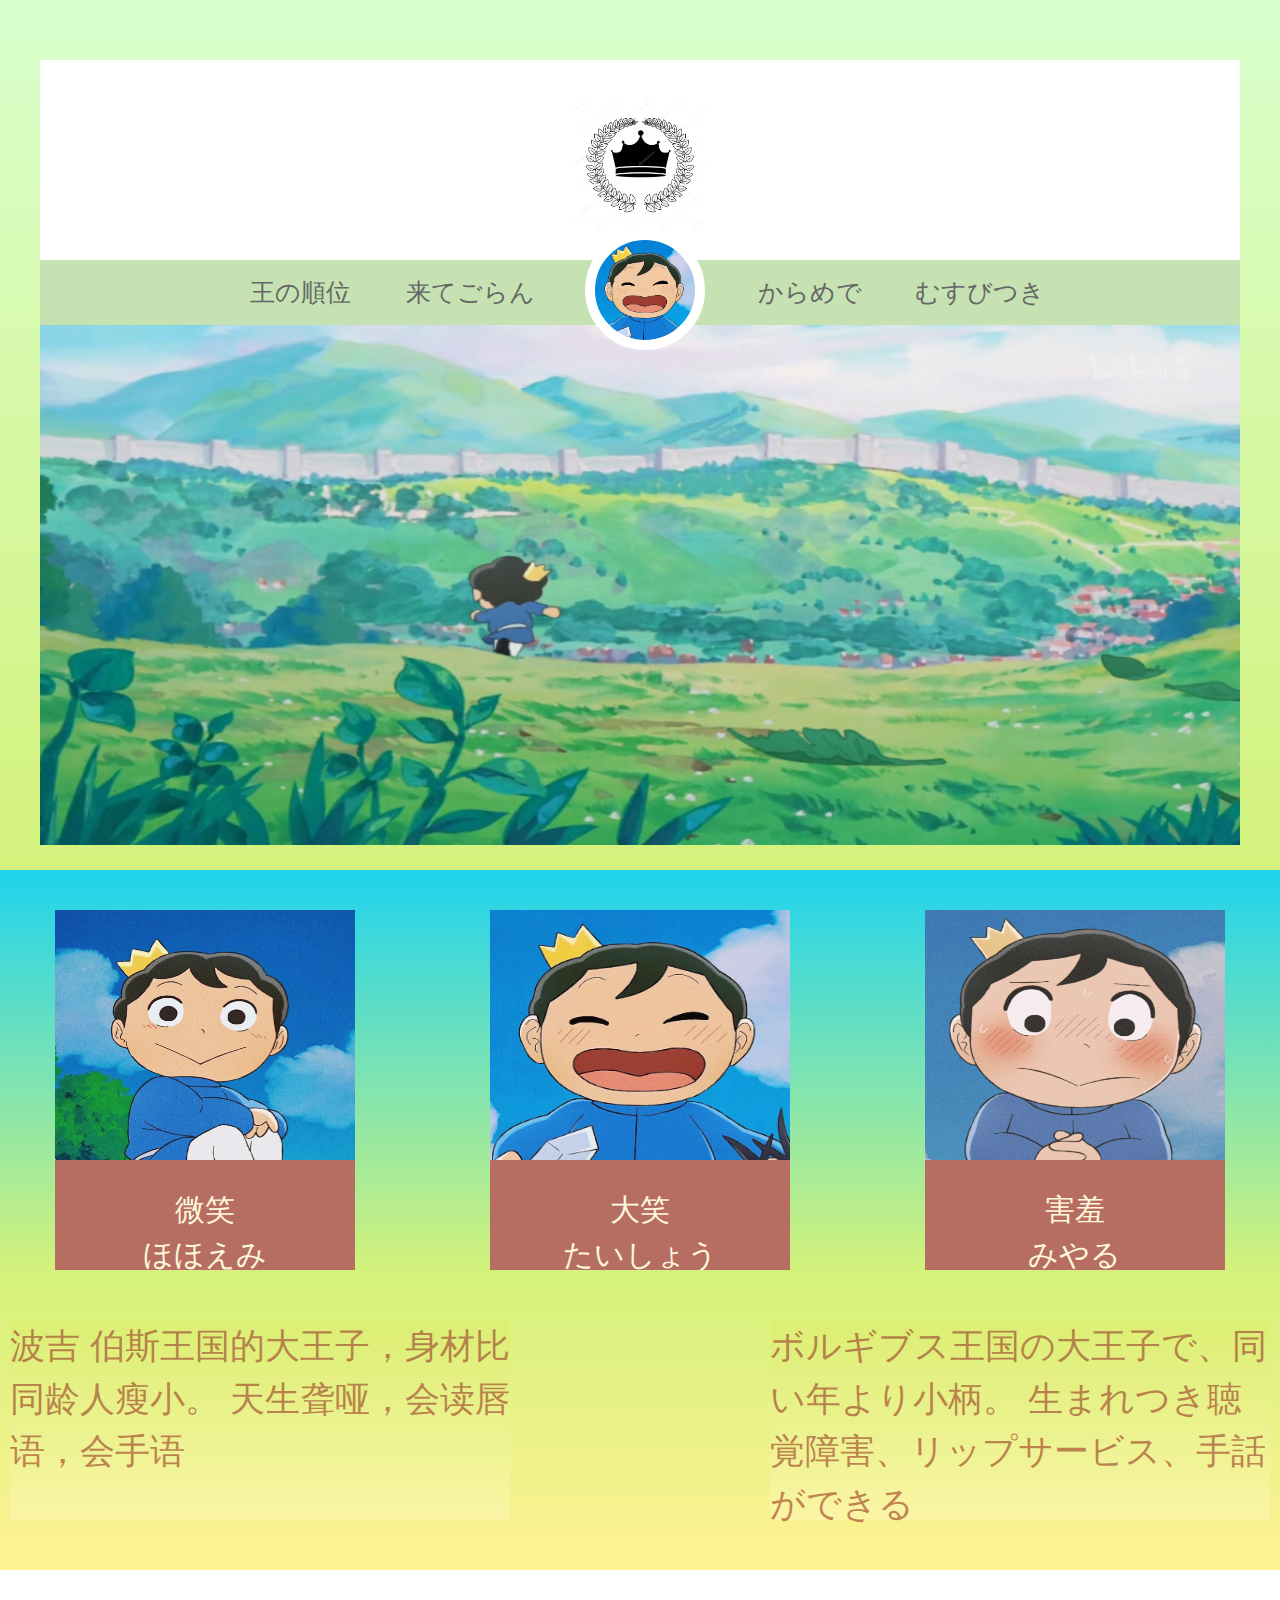
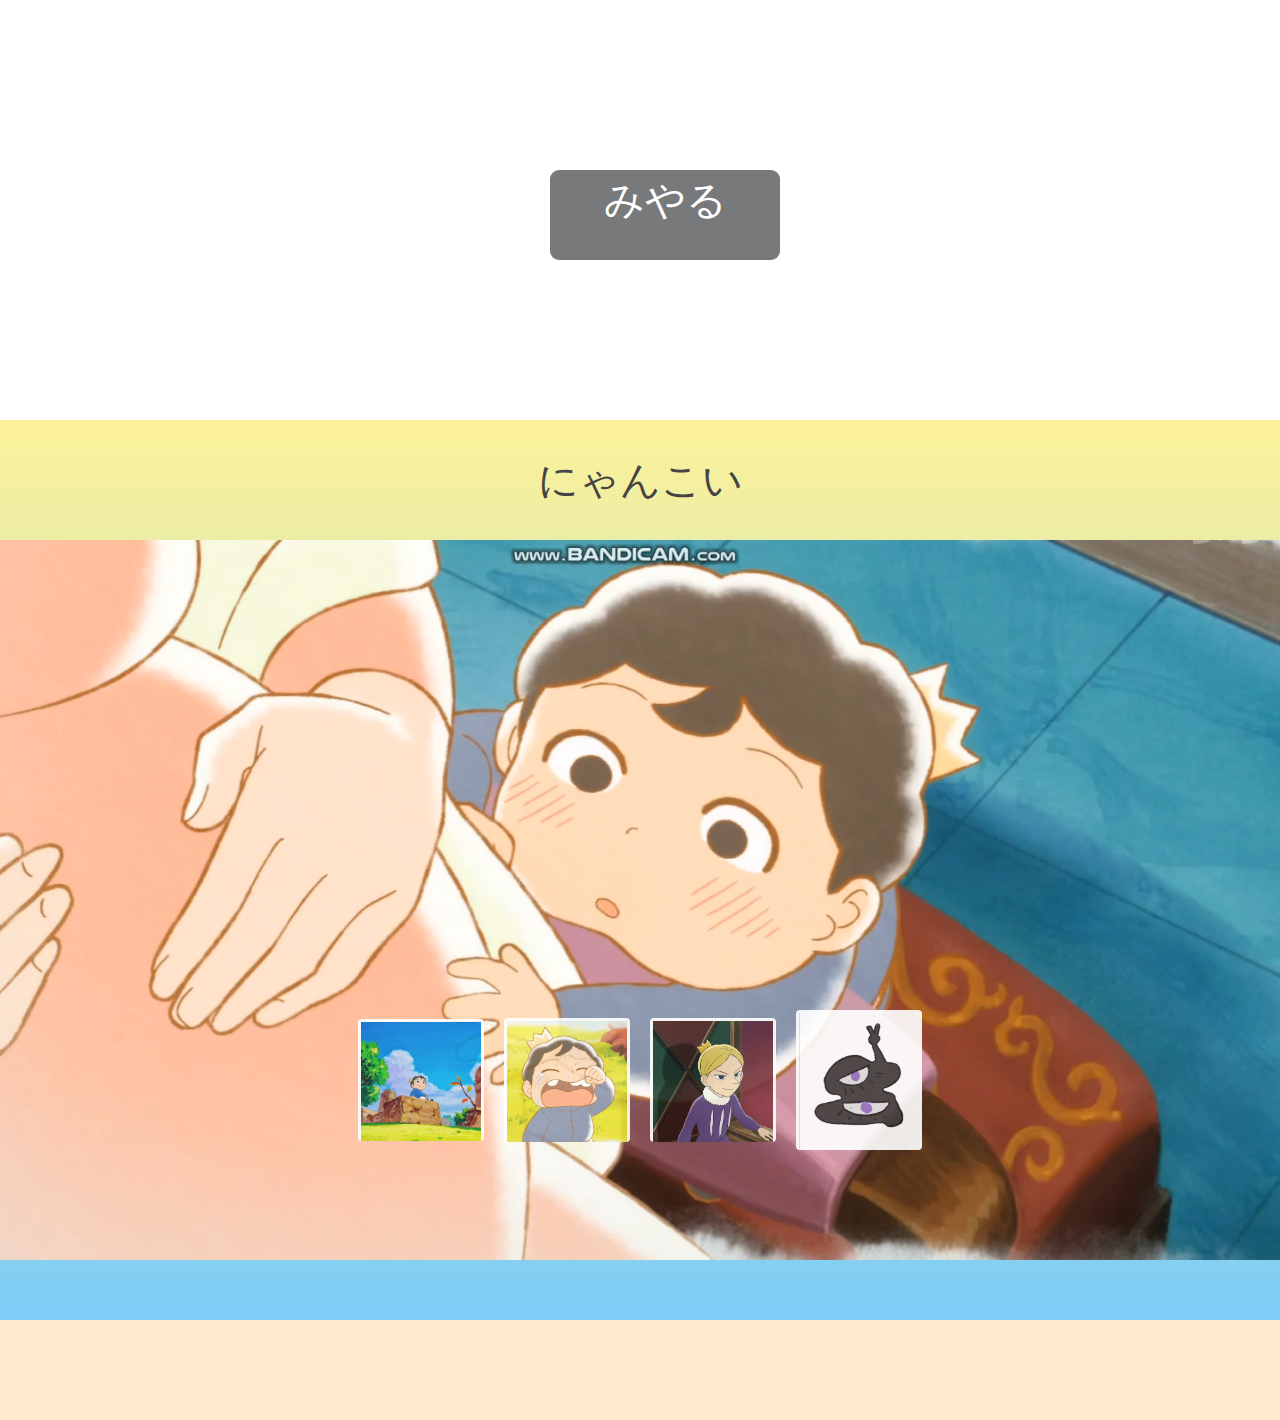
<file: Little Prince/index.html>
<!DOCTYPE html>
<html lang="en">

<head>
    <meta charset="UTF-8">
    <meta http-equiv="X-UA-Compatible" content="IE=edge">
    <meta name="viewport" content="width=device-width, initial-scale=1.0">
    <title>国王排名的网页</title>
    <link rel="stylesheet" href="./重置样式表/reset.css">
    <link rel="stylesheet" href="./CSS/index.css">
    <link rel="stylesheet" href="./CSS/all.css">
</head>

<body>
    <div class="wrap-body">

        <header>
            <div class="zerogrid">
                <div class="wrap-header">
                    <div class="logo t-center">
                        <a href="#"><img src="./img/log.1.webp"></a>
                    </div>
                    <ul class="shell">
                        <li class="button">
                            <a href="./index1.html"><span>王の順位</span></a>

                        </li>
                        <li class="button">
                            <a href="./archive.html"><span>来てごらん</span></a>
                        </li>
                        <li class="portrait">
                            <ul class="information">
                                <li>ご愛顧ありがとうございます</li>
                            </ul>
                        </li>
                        <li class="button">
                            <a href="./single.html"> <span>からめで</span></a>
                        </li>
                        <li class="button">
                            <a href="./contact.html"><span>むすびつき</span></a>
                        </li>
                    </ul>
                    <div class="atupian"><img src="./img/beijing3.jpg"></div>
                </div>
            </div>
    </div>

    </header>
    <div class="body1">
        <div class="box1"><img src="./img/tupian1.jpg">微笑<br /> ほほえみ</div>
        <div class="box2"><img src="./img/tupian2.jpg">大笑<br />たいしょう</div>
        <div class="box3"><img src="./img/tupian3.jpg">害羞<br />みやる</div>
    </div>
    <div class="wenzi1">
        <div class="box4">波吉
            伯斯王国的大王子，身材比同龄人瘦小。
            天生聋哑，会读唇语，会手语
        </div>
        <div class="box5">ボルギブス王国の大王子で、同い年より小柄。
            生まれつき聴覚障害、リップサービス、手話ができる</div>
    </div>
    <div class="touming">
        <div class="touming1">みやる</div>
    </div>
    <div class="apartments">
        <div class="biaoti">にゃんこい</div>
        <section>
            <video id="slider" src="./img/one.mp4" autoplay="autoplay" muted loop="loop">
            </video>
            <ul class="navigation">
                <li onclick="videoUrl('./img/one.mp4')"><img src="./img/one.jpg"></li>
                <li onclick="videoUrl('./img/two.mp4')"><img src="./img/two.jpg"></li>
                <li onclick="videoUrl('./img/three.mp4')"><img src="./img/three.jpg"></li>
                <li onclick="videoUrl('./img/four.mp4')"><img src="./img/four.jpg"></li>
            </ul>
        </section>
        <script type="text/javascript">
            function videoUrl(hmmmmmm) {
                document.getElementById("slider").src = hmmmmmm;
            }
        </script>
    </div>
    </div>
    <div class="wbb" style="text-align: center; font-size: 18px; padding-top: 25px;"></p>
    </div>
</body>

</html>
</file>
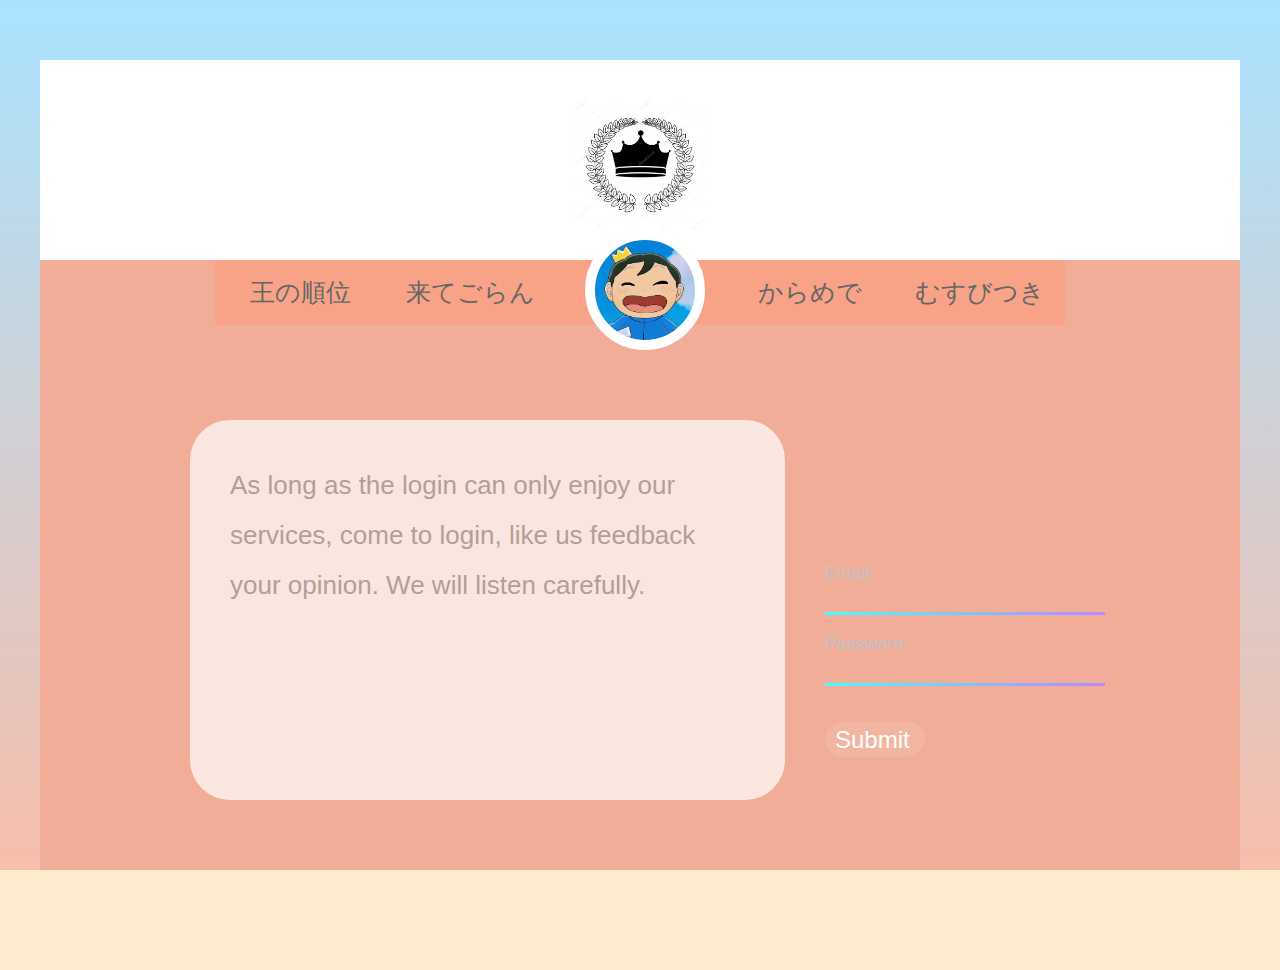
<file: Little Prince/contact.html>
<!DOCTYPE html>
<html lang="en">
<head>
    <meta charset="UTF-8">
    <meta http-equiv="X-UA-Compatible" content="IE=edge">
    <meta name="viewport" content="width=device-width, initial-scale=1.0">
    <title>国王排名</title>
    <link rel="stylesheet" href="./CSS/contact.css">
    <link rel="stylesheet" href="./重置样式表/reset.css">
    <link rel="stylesheet" href="./CSS/all.css">
</head>
<body>
    <header>
        <div class="zerogrid">
            <div class="wrap-header">
                <div class="logo t-center">
                    <a href="#"><img src="./img/log.1.webp"></a>
                </div>
                <ul class="shell">
                    <li class="button">
                        <a href="./index.html"><span>王の順位</span></a>
                    
                    </li>
                    <li class="button">
                        <a href="./archive.html"><span>来てごらん</span></a>
                    </li>
                    <li class="portrait">
                        <ul class="information">
                            <li>ご愛顧ありがとうございます</li>
                        </ul>
                    </li>
                    <li class="button">
                        <a href="./single.html"><span>からめで</span></a>
                    </li>
                    <li class="button">
                        <a href="./contact.html"><span>むすびつき</span></a>
                    </li>
                </ul>
            </div>
<div class="wb">
<div class="shel">
    <div class="box-left"><span>As long as the login can only enjoy our services, come to login, like us feedback your opinion. We will listen carefully.</span></div>
    <div class="right">
        <div class="form">
            <label for="email">Email</label>
            <input type="email" id="email">
            <label for="password">Password</label>
            <input type="password" id="password">
            <input thpe="submit" id="submit" value="Submit">
        </div>
    </div>
    </div>
    </div>
</div>
</div>
</header>
<div class="wbb" style="text-align: center; font-size: 18px; padding-top: 25px;"></p>
</body>
</html>
</file>
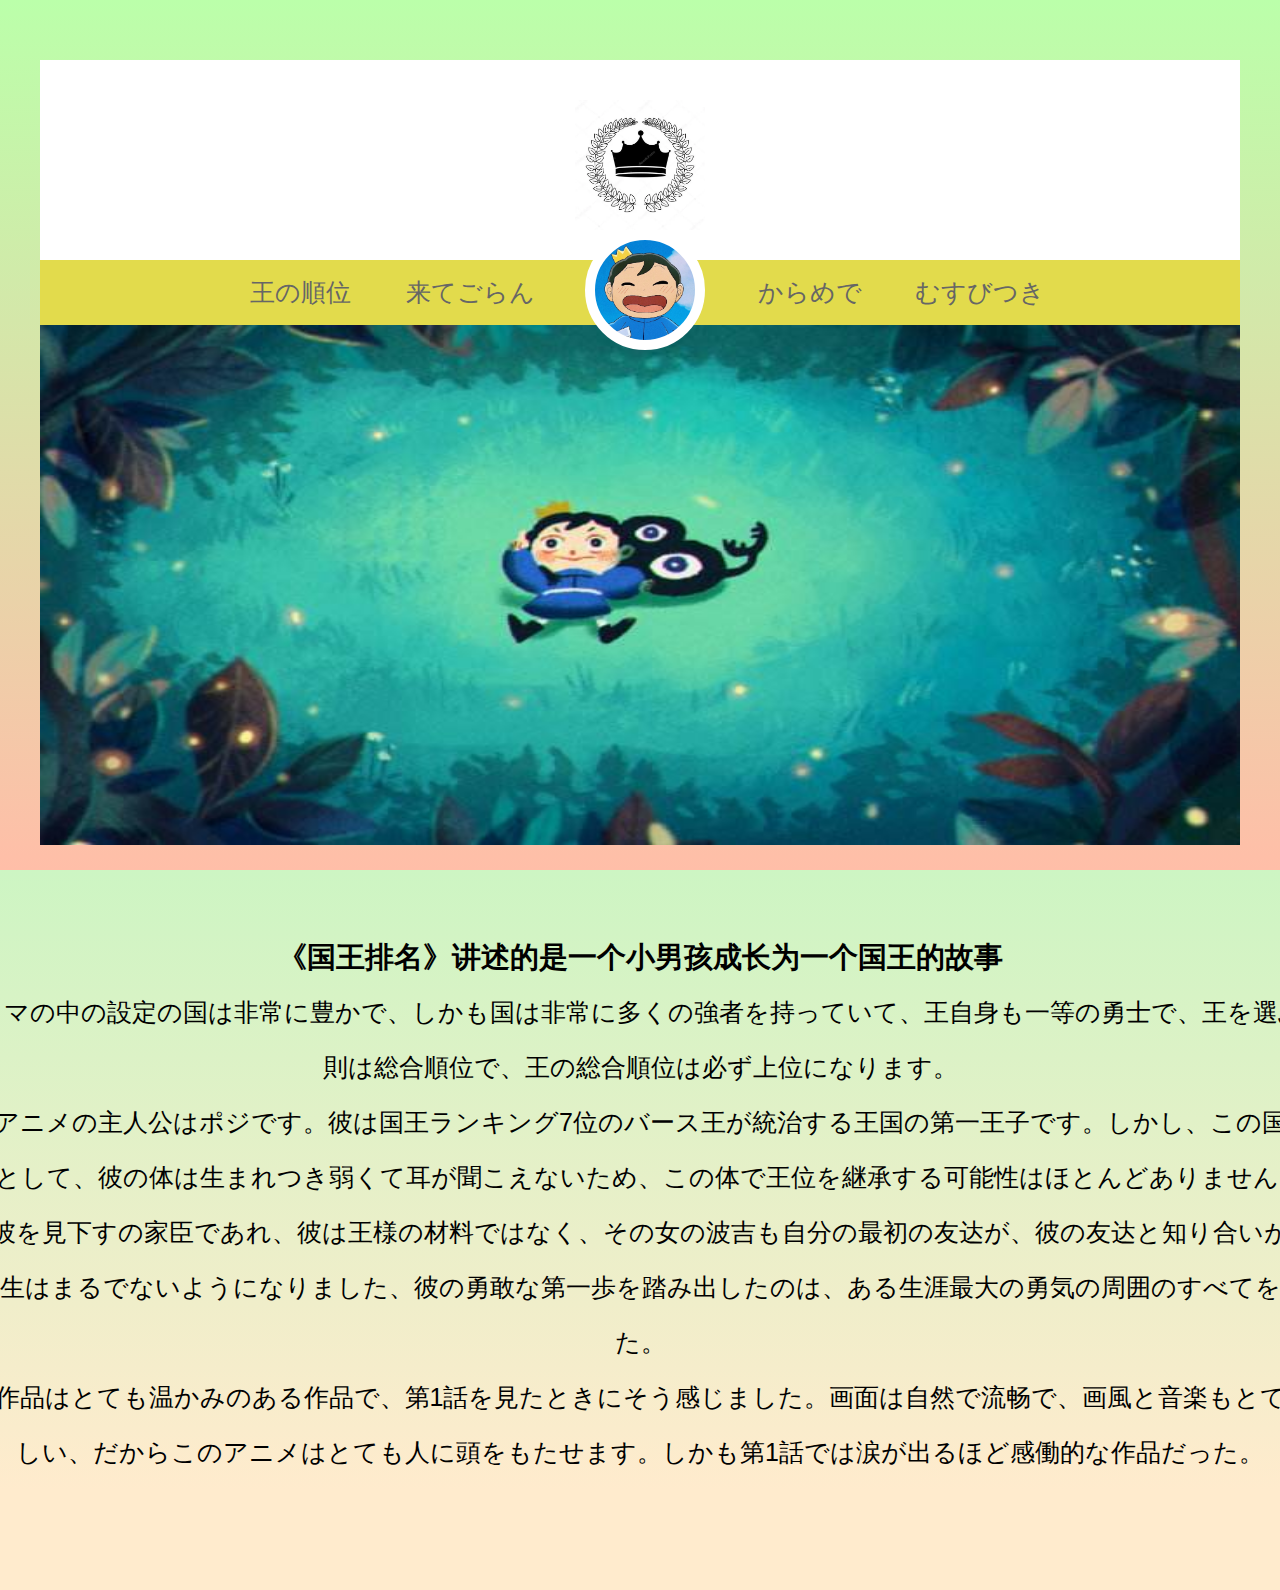
<file: Little Prince/single.html>
<!DOCTYPE html>
<html lang="en">
<head>
    <meta charset="UTF-8">
    <meta http-equiv="X-UA-Compatible" content="IE=edge">
    <meta name="viewport" content="width=device-width, initial-scale=1.0">
    <title>Document</title>
    <link rel="stylesheet" href="./CSS/single.css">
    <link rel="stylesheet" href="./重置样式表/reset.css">
    <link rel="stylesheet" href="./CSS/all.css">
</head>
<body>
    <header>
        <div class="zerogrid">
            <div class="wrap-header">
                <div class="logo t-center">
                    <a href="#"><img src="./img/log.1.webp"></a>
                </div>
                <ul class="shell">
                    <li class="button">
                        <a href="./index.html"></a><span>王の順位</span>
                    </li>
                    <li class="button">
                        <a href="./archive.html"><span>来てごらん</span></a>
                    </li>
                    <li class="portrait">
                        <ul class="information">
                            <li>ご愛顧ありがとうございます</li>
                        </ul>
                    </li>
                    <li class="button">
                        <a href="./single.html"><span>からめで</span></a>
                    </li>
                    <li class="button">
                        <a href="./contact.html"><span>むすびつき</span></a>
                    </li>
                </ul>
                <div class="atupian"><img src="./img/beijing1.jpg"></div>
            </div>
        </div>
</div>

</header>
<div class="wb">
    <div class="wba"><h3> 《国王排名》讲述的是一个小男孩成长为一个国王的故事</h3>ドラマの中の設定の国は非常に豊かで、しかも国は非常に多くの強者を持っていて、王自身も一等の勇士で、王を選ぶ規則は総合順位で、王の総合順位は必ず上位になります。<br />このアニメの主人公はポジです。彼は国王ランキング7位のバース王が統治する王国の第一王子です。しかし、この国の継承者として、彼の体は生まれつき弱くて耳が聞こえないため、この体で王位を継承する可能性はほとんどありません。
        庶民も彼を見下すの家臣であれ、彼は王様の材料ではなく、その女の波吉も自分の最初の友达が、彼の友达と知り合いが、彼の人生はまるでないようになりました、彼の勇敢な第一歩を踏み出したのは、ある生涯最大の勇気の周囲のすべてを控えた。
    <p>この作品はとても温かみのある作品で、第1話を見たときにそう感じました。画面は自然で流畅で、画風と音楽もとても優しい、だからこのアニメはとても人に頭をもたせます。しかも第1話では涙が出るほど感働的な作品だった。</p>
    </div>
</div>
<div class="wbb" style="text-align: center; font-size: 18px; padding-top: 25px;"></p>
</body>
</html>
</file>
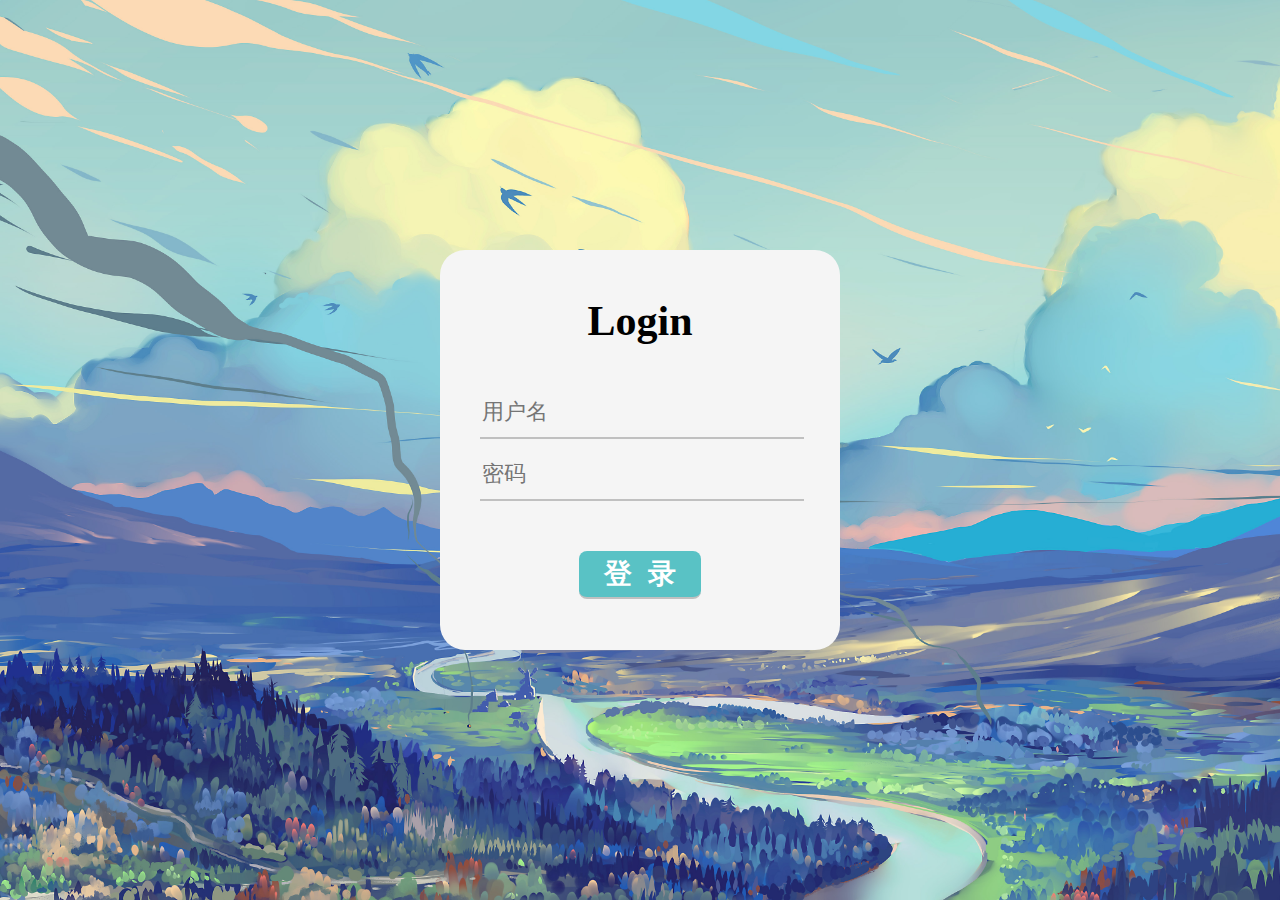
<file: Little Prince/新建文件夹/login.html>
<!DOCTYPE html>
<html lang="en">
<head>
    <meta charset="UTF-8">
    <meta http-equiv="X-UA-Compatible" content="IE=edge">
    <meta name="viewport" content="width=device-width, initial-scale=1.0">
    <link rel="stylesheet" href="login.css">
    <title>Document</title>
</head>
<body><form action="" class="login">
    <p>Login</p>
    <input type="text" placeholder="用户名">
    <input type="password" placeholder="密码">
    <input type="submit" class="btn" value="登  录">
</form>
    
</body>
</html>
</file>
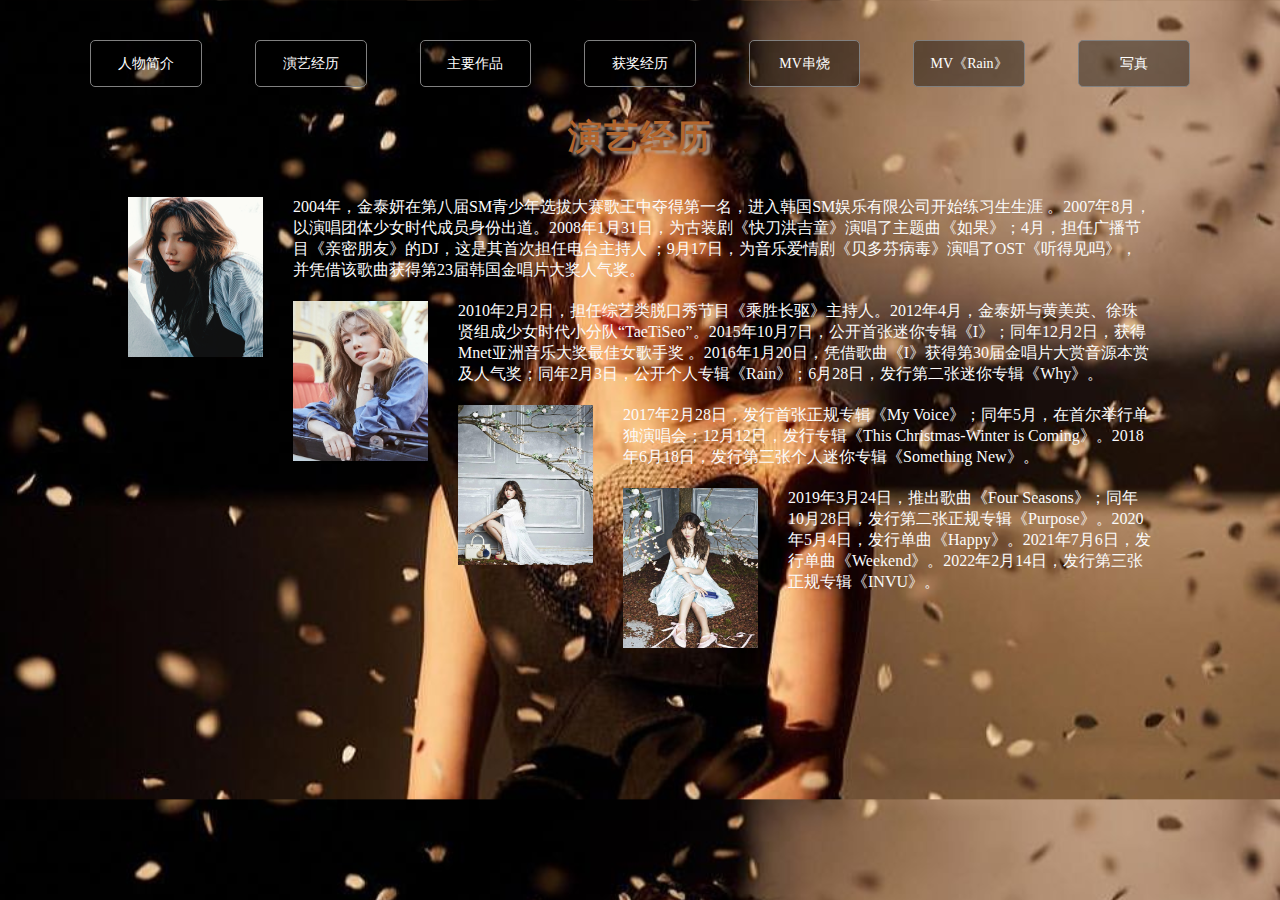
<file: super star/files/html/page2.html>
<!doctype html>
<html lang="en">
<head>
	<meta charset="UTF-8">
	<title>演艺经历</title>
	<link rel="stylesheet" type="text/css" href="../css/common.css">
	<link rel="stylesheet" type="text/css" href="../css/page.css">
</head>
<body>
	<header>
		<ul>
			<li><a href="index.html">人物简介</a></li>
			<li><a href="page2.html">演艺经历</a></li>
			<li><a href="page3.html">主要作品</a></li>
			<li><a href="page4.html">获奖经历</a></li>
			<li><a href="page5.html">MV串烧</a></li>
			<li><a href="page7.html">MV《Rain》</a></li>
			<li><a href="page6.html">写真</a></li>
		</ul>
	</header>
	<main>
		<h2>演艺经历</h2>
		<ul>
			<li>
				<img src="../../img/b.jpg" width="135" height="160">
				<p>2004年，金泰妍在第八届SM青少年选拔大赛歌王中夺得第一名，进入韩国SM娱乐有限公司开始练习生生涯 。2007年8月，以演唱团体少女时代成员身份出道。2008年1月31日，为古装剧《快刀洪吉童》演唱了主题曲《如果》；4月，担任广播节目《亲密朋友》的DJ，这是其首次担任电台主持人 ；9月17日，为音乐爱情剧《贝多芬病毒》演唱了OST《听得见吗》，并凭借该歌曲获得第23届韩国金唱片大奖人气奖。</p>
			</li>
			<li>
				<img src="../../img/a.jpg" width="135" height="160">
				<p>2010年2月2日，担任综艺类脱口秀节目《乘胜长驱》主持人。2012年4月，金泰妍与黄美英、徐珠贤组成少女时代小分队“TaeTiSeo”。2015年10月7日，公开首张迷你专辑《I》；同年12月2日，获得Mnet亚洲音乐大奖最佳女歌手奖 。2016年1月20日，凭借歌曲《I》获得第30届金唱片大赏音源本赏及人气奖；同年2月3日，公开个人专辑《Rain》；6月28日，发行第二张迷你专辑《Why》。</p>
			</li>
			<li>
				<img src="../../img/c.jpg" width="135" height="160">
				<p>2017年2月28日，发行首张正规专辑《My Voice》；同年5月，在首尔举行单独演唱会；12月12日，发行专辑《This Christmas-Winter is Coming》。2018年6月18日，发行第三张个人迷你专辑《Something New》。</p>
			</li>
			<li>
				<img src="../../img/d.jpg" width="135" height="160">
				<p>2019年3月24日，推出歌曲《Four Seasons》；同年10月28日，发行第二张正规专辑《Purpose》。2020年5月4日，发行单曲《Happy》。2021年7月6日，发行单曲《Weekend》。2022年2月14日，发行第三张正规专辑《INVU》。</p>
			</li>
		</ul>
	</main>
</body>
</html>
</file>
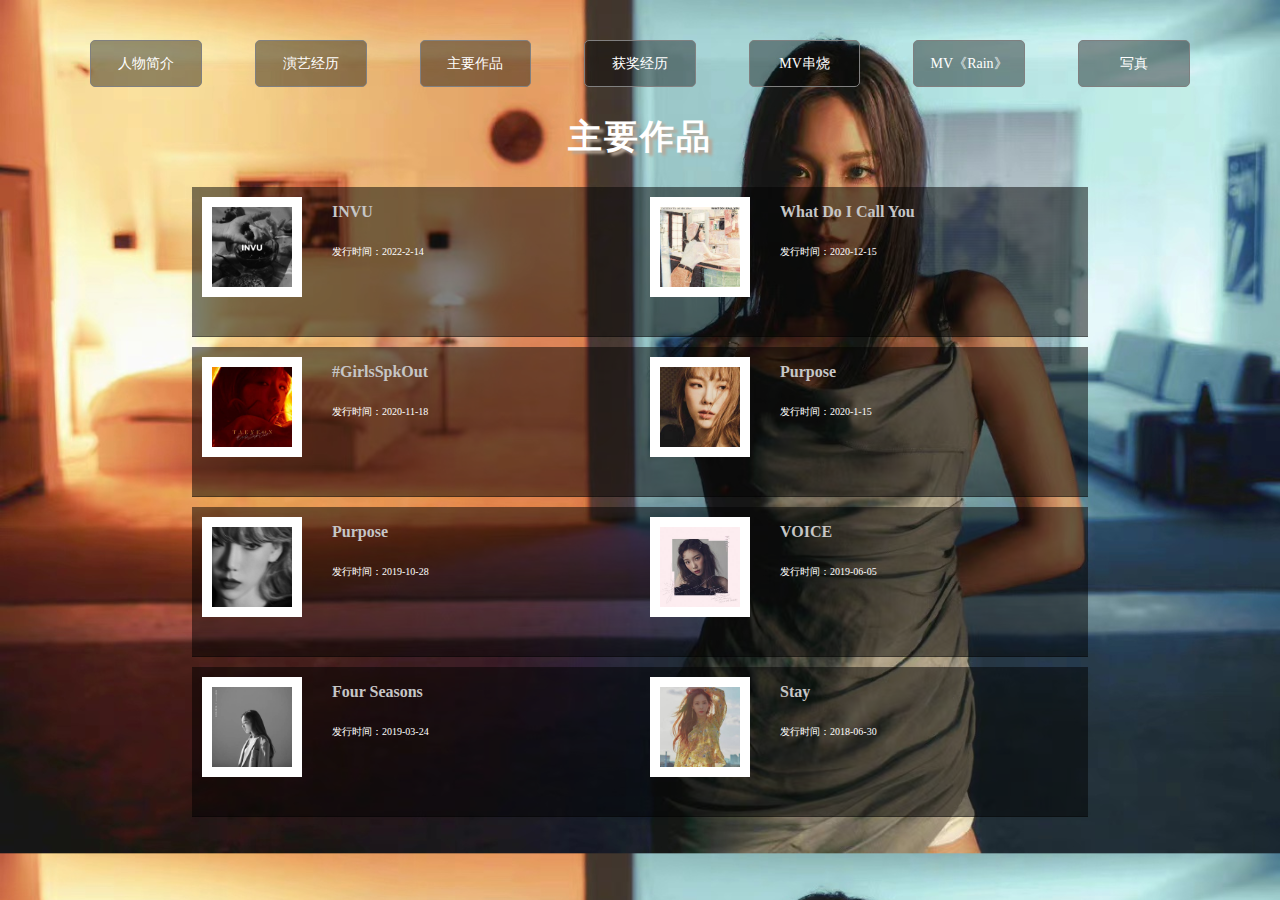
<file: super star/files/html/page3.html>
<!doctype html>
<html lang="en">
<head>
	<meta charset="UTF-8">
	<title>主要作品</title>
	<link rel="stylesheet" type="text/css" href="../css/common.css">
	<link rel="stylesheet" type="text/css" href="../css/page3.css">
</head>
<body>
	<header>
		<ul>
			<li><a href="index.html">人物简介</a></li>
			<li><a href="page2.html">演艺经历</a></li>
			<li><a href="page3.html">主要作品</a></li>
			<li><a href="page4.html">获奖经历</a></li>
			<li><a href="page5.html">MV串烧</a></li>
			<li><a href="page7.html">MV《Rain》</a></li>
			<li><a href="page6.html">写真</a></li>
		</ul>
	</header>
	<main>
		<h2>主要作品</h2>
		<ul class="ul_3">
			<li>
				<img src="../../img/111.jpg" width="100" height="100">
				<p><strong>INVU</strong></p>
				<p class="sd">发行时间：2022-2-14</p>
			</li>
			<li>
				<img src="../../img/222.jpg" width="100" height="100">
				<p><strong>What Do I Call You</strong></p>
				<p class="sd">发行时间：2020-12-15</p>
			</li>
			<li>
				<img src="../../img/333.jpg" width="100" height="100">
				<p><strong>#GirlsSpkOut</strong></p>
				<p class="sd">发行时间：2020-11-18</p>
			</li>
			<li>
				<img src="../../img/444.jpg" width="100" height="100">
				<p><strong>Purpose</strong></p>
				<p class="sd">发行时间：2020-1-15</p>
			</li>
			<li>
				<img src="../../img/555.jpg" width="100" height="100">
				<p><strong>Purpose</strong></p>
				<p class="sd">发行时间：2019-10-28</p>
			</li>
			<li>
				<img src="../../img/666.jpg" width="100" height="100">
				<p><strong>VOICE</strong></p>
				<p class="sd">发行时间：2019-06-05</p>
			</li>
			<li>
				<img src="../../img/777.jpg" width="100" height="100">
				<p><strong>Four Seasons</strong></p>
				<p class="sd">发行时间：2019-03-24</p>
			</li>
			<li>
				<img src="../../img/888.jpg" width="100" height="100">
				<p><strong>Stay</strong></p>
				<p class="sd">发行时间：2018-06-30</p>
			</li>
		</ul>
	</main>
</body>
</html>
</file>
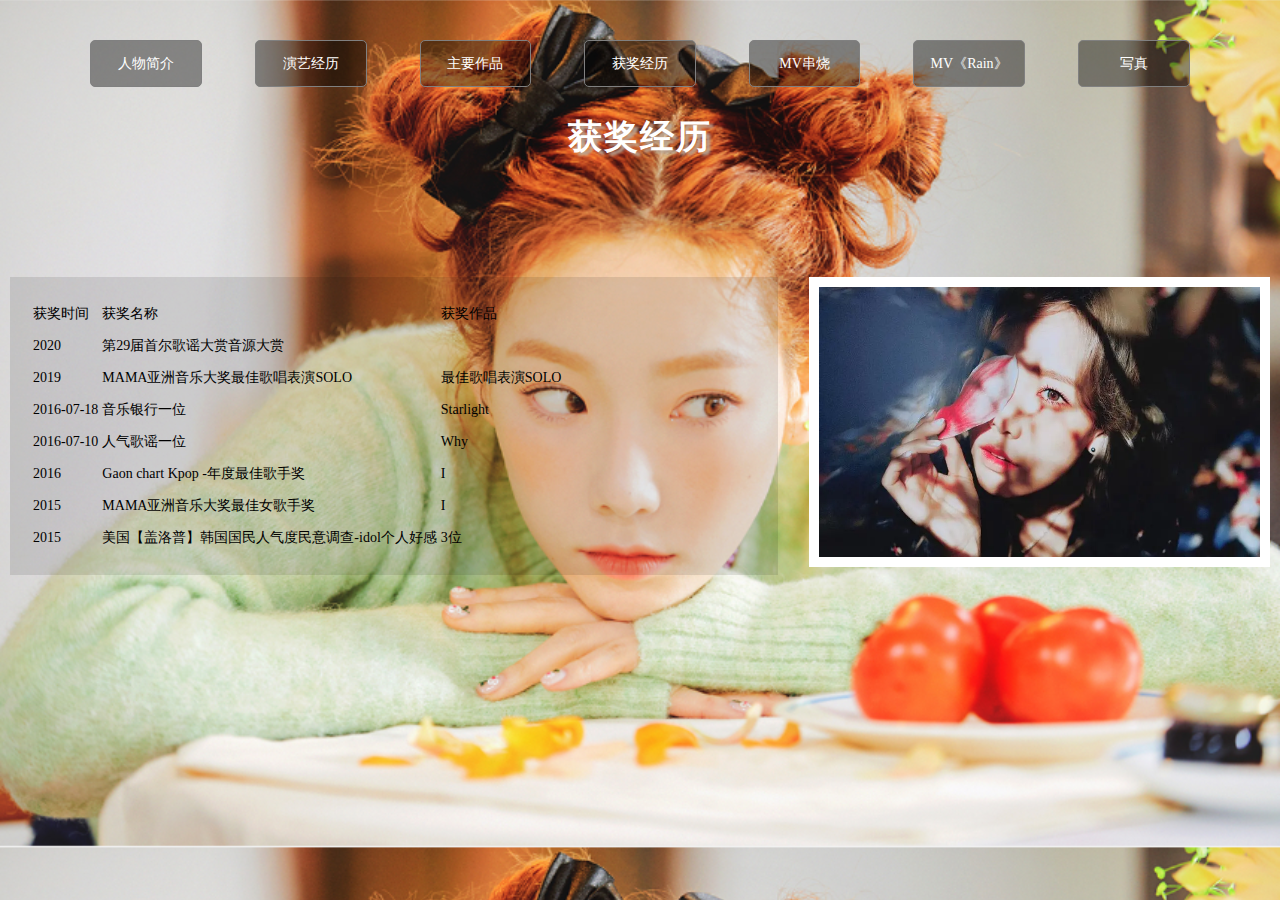
<file: super star/files/html/page4.html>
<!doctype html>
<html lang="en">
<head>
	<meta charset="UTF-8">
	<title>获奖经历</title>
	<link rel="stylesheet" type="text/css" href="../css/common.css">
	<link rel="stylesheet" type="text/css" href="../css/page4.css">
</head>
<body>
	<header>
		<ul>
			<li><a href="index.html">人物简介</a></li>
			<li><a href="page2.html">演艺经历</a></li>
			<li><a href="page3.html">主要作品</a></li>
			<li><a href="page4.html">获奖经历</a></li>
			<li><a href="page5.html">MV串烧</a></li>
			<li><a href="page7.html">MV《Rain》</a></li>
			<li><a href="page6.html">写真</a></li>
		</ul>
	</header>
	<main>
		<h2>获奖经历</h2>
		<div>
			<table>
				<tr>
					<td>
						获奖时间
					</td>
					<td>
						获奖名称
					</td>
					<td>
						获奖作品
					</td>
				</tr>
				<tr>
					<td>
						2020
					</td>
					<td>
						第29届首尔歌谣大赏音源大赏
					</td>
					<td>
						
					</td>
				</tr>
				<tr>
					<td>
						2019
					</td>
					<td>
						MAMA亚洲音乐大奖最佳歌唱表演SOLO
					</td>
					<td>
						最佳歌唱表演SOLO
					</td>
				</tr>
				<tr>
					<td>
						2016-07-18
					</td>
					<td>
						音乐银行一位
					</td>
					<td>
						Starlight
					</td>
				</tr>
				<tr>
					<td>
						2016-07-10
					</td>
					<td>
						人气歌谣一位
					</td>
					<td>
						Why
					</td>
				</tr>
				<tr>
					<td>
						2016
					</td>
					<td>
						Gaon chart Kpop -年度最佳歌手奖
					</td>
					<td>
						I
					</td>
				</tr>
				<tr>
					<td>
						2015
					</td>
					<td>
						MAMA亚洲音乐大奖最佳女歌手奖
					</td>
					<td>
						I
					</td>
				</tr>
				<tr>
					<td>
						2015
					</td>
					<td>
						美国【盖洛普】韩国国民人气度民意调查-idol个人好感
					</td>
					<td>
						3位
					</td>
				</tr>
			</table>
		</div>
		<img class="img1" src="../../img/tp1.jpg">
	</main>
</body>
</html>
</file>
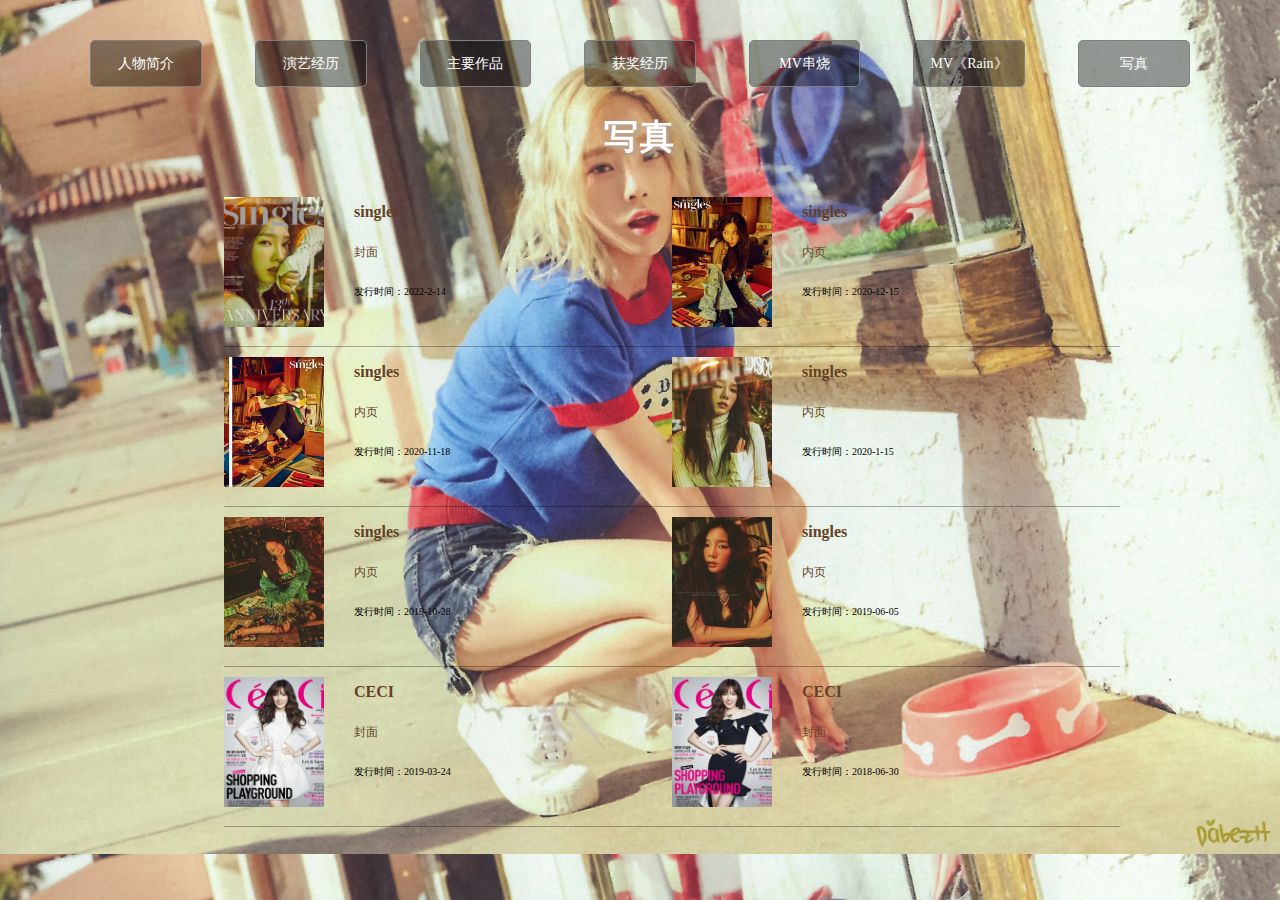
<file: super star/files/html/page6.html>
<!doctype html>
<html lang="en">
<head>
	<meta charset="UTF-8">
	<title>写真</title>
	<link rel="stylesheet" type="text/css" href="../css/common.css">
	<link rel="stylesheet" type="text/css" href="../css/page6.css">
</head>
<body>
	<header>
		<ul>
			<li><a href="index.html">人物简介</a></li>
			<li><a href="page2.html">演艺经历</a></li>
			<li><a href="page3.html">主要作品</a></li>
			<li><a href="page4.html">获奖经历</a></li>
			<li><a href="page5.html">MV串烧</a></li>
			<li><a href="page7.html">MV《Rain》</a></li>
			<li><a href="page6.html">写真</a></li>
		</ul>
	</header>
	<main>
		<h2>写真</h2>
				<ul class="ul_3">
			<li>
				<img src="../../img/s1.jpg" width="100" height="130">
				<p><strong>singles</strong></p>
				<p class="sdd">封面</p>
				<p class="sd">发行时间：2022-2-14</p>
			</li>
			<li>
				<img src="../../img/s2.jpg" width="100" height="130">
				<p><strong>singles</strong></p>
				<p class="sdd">内页</p>
				<p class="sd">发行时间：2020-12-15</p>
			</li>
			<li>
				<img src="../../img/s3.jpg" width="100" height="130">
				<p><strong>singles</strong></p>
				<p class="sdd">内页</p>
				<p class="sd">发行时间：2020-11-18</p>
			</li>
			<li>
				<img src="../../img/s4.jpg" width="100" height="130">
				<p><strong>singles</strong></p>
				<p class="sdd">内页</p>
				<p class="sd">发行时间：2020-1-15</p>
			</li>
			<li>
				<img src="../../img/s5.jpg" width="100" height="130">
				<p><strong>singles</strong></p>
				<p class="sdd">内页</p>
				<p class="sd">发行时间：2019-10-28</p>
			</li>
			<li>
				<img src="../../img/s6.jpg" width="100" height="130">
				<p><strong>singles</strong></p>
				<p class="sdd">内页</p>
				<p class="sd">发行时间：2019-06-05</p>
			</li>
			<li>
				<img src="../../img/s7.jpg" width="100" height="130">
				<p><strong>CECI</strong></p>
				<p class="sdd">封面</p>
				<p class="sd">发行时间：2019-03-24</p>
			</li>
			<li>
				<img src="../../img/s8.jpg" width="100" height="130">
				<p><strong>CECI</strong></p>
				<p class="sdd">封面</p>
				<p class="sd">发行时间：2018-06-30</p>
			</li>
		</ul>
	</main>
</body>
</html>
</file>
<file: Little Prince/CSS/index.css>
/* 设置最上面大框框的背景 */
.zerogrid{
    width: 1400px;
    height: 870px;
    background-image: linear-gradient(rgb(216, 255, 206),rgb(212,242,123));
    position: relative;
    display: flex;
    justify-content: center;
}
.wrap-header{
width: 1200px;
margin-top: 60px;
background-color: rgb(198,226,178);
height: 750px;
position: absolute;


}
.logo{
    width: 1200px;
    height: 200px;
    background-color: #fff;
     /* margin-top: 10px; */
}
.logo img{
    width: 130px;
    height: 130px;
    position: absolute;
    margin-top: 40px;
    margin-left: 535px;
}
.shell{
    display: flex;
    justify-content: center;
}
.button,.portrait{
    background-color: rgb(198,226,178);
    width: 170px;
    height: 65px;
    text-align: center;
   line-height: 65px;
   transition: .3s;
   cursor: pointer;
   font-size: 25px;
}
.portrait::before{
    content: '';
    display: block;
    width: 100px;
    height: 100px;
    border-radius: 50%;
    transform: translate(30px,-30px);
 background-image: url(../img/tupian2.jpg);
    background-size: cover;
    border: 10px solid #fff;
}
.information{
    width: 220px;
    background-color: #78d1d2;
    transform: translate(-20px,-200px);
    border-radius: 10px;
    padding: 20px 0;
    line-height: 0;
    height: 0;
    transition: .3s;
    opacity: 0;
}
.button:hover{
    background-color: rgb(217,228,138);
}
.button li:hover{
    background-color: rgb(210,220,221);
}
.button ul li{
    height: 0;
    transition: .2s;
    opacity: 0;
    transform: translateY(-65px);
    background-color: rgb(210,220,221);
}
.button:hover li{
    height: 65px;
    opacity: 1;
    transform: translateY(0);
}
.portrait:hover .information{
    opacity: 1;
    line-height: 65px;
    transform: translate(-20px,-10px);
    height: auto;
}
.nav li:hover{
    background-color: rgb(217,228,138);
} 
.atupian{
    width: 1200px;
    background-color: #F4BBBB;
}
.atupian img{
    width: 1200px;
    height: 520px;
}
.body1{
    width: 1519.2px;
    padding: 40px;
    height: 400px;
    background-image: linear-gradient(rgb(31, 211, 238),rgb(212,242,123));
    display: flex;
    flex-direction: row;
    justify-content: space-evenly;
}
.box1, .box2,.box3{
    width: 300px;
    height: 380px;
    background-color: #b66e62;  
    color: cornsilk;
    font-size: 30px;
    text-align: center;
    overflow: hidden;
}
.box1 img, .box2 img,.box3 img{
    /* width: 370px; */
    margin-bottom: 27px;
    height: 250px;
    width: 100%;
    opacity: .95;
    transition: .6s;
}
.body1 img:hover{
    transform: scale(1.2);
}
.wenzi1{
    display: flex;
    flex-direction: row;
    width: 1519.2px;
    height: 300px;
    background-image: linear-gradient(rgb(212,242,123),rgb(255, 242, 146));
    justify-content: space-around;
}
.box4 ,.box5{
    width: 500px;
    height: 200px;
    background-image: linear-gradient(rgb(221,237,106),rgba(255, 249, 200, 0.801));
    font-size: 35px;
    margin-top: 50px;
    opacity: .5;
    color: rgb(141, 20, 20);
}
.touming{
    width: 1519.2px;
    height: 450px;
    background-color: transparent;
    background-attachment: fixed;
    background-image: url(../img/beijing6.jpg);
    background-size: contain;
    background-position: center;
    width: 1330px;
    margin: 0 auto;
    /* height: 870px; */
   padding-top: 200px;
    background-repeat: no-repeat;
    /* background-color: yellow */
    /* background-color: rgb(164,209,144); */
    /* opacity: 1; */
    /* background-color: seagreen; */
 }
 .touming1{
     width: 230px;
     height: 90px;
     transition: .9s;
     border-radius: 9px;
     background-color: rgba(30,32,33,.6);
     margin: 0 auto;
    font-size: large; 
    font-size: 40px;    
     text-align: center;
     color: white;
 }
.touming1:hover{
     background-color: rgb(30,32,33);
 }
.apartments{
    width: 1519.2px;
    height: 900px;
    background-image: linear-gradient(rgb(253, 242, 153),rgb(125, 205, 248));
}
.biaoti{
    color: rgb(68,68,68);
    text-align: center;
    font-size: 40px;
    padding-top: 30px;
}
  *{
      margin: 0;
      padding: 0;
      box-sizing: border-box;
  }
section
{
    position: relative;
    width: 100%;
}
section video
{
    position: absolute;
    top: 0;
    left: 0;
    width: 1400px;
    height: 750px;
    object-fit: cover;
    padding-left: 90px;
    padding-top: 30px;
}
section .navigation
{
    position: absolute;
    top: 500px;
    left: 50%;
    transform: translateX(-50%);
    z-index: 100;
    display: flex;
    justify-content: center;
    align-items: center;
}
section .navigation li{
    list-style: none;
    cursor: pointer;
    margin: 0 10px;
    border-radius: 4px;
    background-color: #fff;
    padding: 3px 3px 0;
    opacity: 0.9;
    transition: 0.5s;
}
section .navigation li:hover{
    opacity: 1;
}
section .navigation li img{
    width: 120px;
    transition: 0.5s;
}
section .navigation li img:hover{
    width: 200px;
}
.wbb{
    width: 1519.2px;
    height: 100px;
    background-color: blanchedalmond;
    color: black;
    font-size: 25px;
    padding-top: 40px;
}
</file>
<file: Little Prince/CSS/all.css>
body{
    display: flex;
    justify-content: center;
    align-items: center;
    flex-direction: column;
    background: url(./wallpaper.jpg) no-repeat;
    background-size: cover;
    background-attachment: fixed;
}
</file>
<file: Little Prince/CSS/contact.css>
.zerogrid {
    width: 1400px;
    height: 870px;
    background-image: linear-gradient(rgb(170, 227, 255), rgb(247, 190, 171));
    position: relative;
}

.wrap-header {
    width: 1200px;
    margin-top: 60px;
    margin-left: 100px;
    background-color: rgb(241, 173, 152);
    height: 810px;
    position: absolute;

}

.wrap-body {
    background-attachment: fixed;
    width: 1330px;
    /* height: 870px; */
    margin: 0 auto;
    background-repeat: no-repeat;
    /* background-color: yellow */
}

.logo {
    width: 1200px;
    height: 200px;
    background-color: #fff;
    /* margin-top: 10px; */
}

.logo img {
    width: 130px;
    height: 130px;
    position: absolute;
    margin-top: 40px;
    margin-left: 535px;
}

.shell {
    display: flex;
    justify-content: center;
}

.button, .portrait {
    background-color: rgb(248, 163, 136);
    width: 170px;
    height: 65px;
    text-align: center;
    line-height: 65px;
    transition: .3s;
    cursor: pointer;
    font-size: 25px;
}

.portrait::before {
    content: '';
    display: block;
    width: 100px;
    height: 100px;
    border-radius: 50%;
    transform: translate(30px, -30px);
    background-image: url(../img/tupian2.jpg);
    background-size: cover;
    border: 10px solid #fff;
}

.information {
    width: 220px;
    background-color: #78d1d2;
    transform: translate(-20px, -200px);
    border-radius: 10px;
    padding: 20px 0;
    line-height: 0;
    height: 0;
    transition: .3s;
    opacity: 0;
}

.button:hover {
    background-color: rgb(217, 228, 138);
}

.button li:hover {
    background-color: rgb(210, 220, 221);
}

.button ul li {
    height: 0;
    transition: .2s;
    opacity: 0;
    transform: translateY(-65px);
    background-color: rgb(210, 220, 221);
}

.button:hover li {
    height: 65px;
    opacity: 1;
    transform: translateY(0);
}

.portrait:hover .information {
    opacity: 1;
    line-height: 65px;
    transform: translate(-20px, -10px);
    height: auto;
}

.nav li:hover {
    background-color: rgb(217, 228, 138);
}

.atupian {
    width: 800px;
    /* background-color: #F4BBBB; */
    height: 620px;
}

.atupian img {
    width: 1200px;
    height: 520px;
}

.shel {
    width: 1440px;
    height: 280px;
    display: flex;
    padding-top: 400px;
    padding-left: 250px;
}

.box-left {
    background-color: #fff;
    opacity: .7;
    height: 380px;
    top: 20px;
    position: relative;
    width: 50%;
    border-radius: 40px;
}

.box-left h2 {
    font: 900 50px '';
    margin: 50px 40px 40px;
}

.box-left span {
    display: block;
    color: #999;
    font-style: 14px;
    margin: 40px;
    font-size: 26px;
    line-height: 50px;
}

.box-right {
    background-color: #474a59;
    box-shadow: 0 0 40px 16px rgba(0, 0, 0, .2);
    color: #f1f1f2;
    width: 50%;
}

.form {
    margin: 40px;
    position: absolute;
    padding-top: 100px;
}

label {
    color: #c2c2c5;
    display: block;
    font-size: 18px;
    height: 16px;
    margin-top: 20px;
    margin-bottom: 5px;
    position: relative;
}

input {
    background: transparent;
    border: 0;
    color: #f2f2f2;
    font-style: 20px;
    height: 30px;
    line-height: 30px;
    width: 100%;
    outline: none limportant;
}

label::before {
    content: '';
    display: block;
    position: absolute;
    top: 52px;
    width: 100%;
    height: 3px;
    background-image: linear-gradient(to right, #44ffff, #b888ff);
}

#submit {
    color: #fff;
    margin-top: 40px;
    padding:0 10px;
    width: 100px;
    height: 35px;
    font-size: 24px;
    background-color: rgba(255, 255, 255, .1);
    border-radius: 20px;
    font: right;
    transition: .3s;
    cursor: pointer;
}

#submit:hover {
    color: #000;
    background-color: #fff;
}

.wbb {
    width: 1519.2px;
    height: 100px;
    background-color: blanchedalmond;
    color: black;
    font-size: 25px;
    padding-top: 40px;
}
</file>
<file: Little Prince/CSS/single.css>
.zerogrid{
    width: 1400px;
    height: 870px;
    background-image: linear-gradient(#bfa,rgb(255, 190, 168));
    position: relative;
}
.wrap-header{
width: 1200px;
margin-top: 60px;
margin-left: 100px;
background-color: rgb(226,219,76);
height: 750px;
position: absolute;

}
.wrap-body{
    background-attachment: fixed;
    width: 1330px;
    /* height: 870px; */
    margin: 0 auto;
    background-repeat: no-repeat;
    /* background-color: yellow */
}
.logo{
    width: 1200px;
    height: 200px;
    background-color: #fff;
     /* margin-top: 10px; */
}
.logo img{
    width: 130px;
    height: 130px;
    position: absolute;
    margin-top: 40px;
    margin-left: 535px;
}
.shell{
    display: flex;
    justify-content: center;
}
.button,.portrait{
    background-color: rgb(226,219,76);
    width: 170px;
    height: 65px;
    text-align: center;
   line-height: 65px;
   transition: .3s;
   cursor: pointer;
   font-size: 25px;
}
.portrait::before{
    content: '';
    display: block;
    width: 100px;
    height: 100px;
    border-radius: 50%;
    transform: translate(30px,-30px);
 background-image: url(../img/tupian2.jpg);
    background-size: cover;
    border: 10px solid #fff;
}
.information{
    width: 220px;
    background-color: #78d1d2;
    transform: translate(-20px,-200px);
    border-radius: 10px;
    padding: 20px 0;
    line-height: 0;
    height: 0;
    transition: .3s;
    opacity: 0;
}
.button:hover{
    background-color: rgb(217,228,138);
}
.button li:hover{
    background-color: rgb(210,220,221);
}
.button ul li{
    height: 0;
    transition: .2s;
    opacity: 0;
    transform: translateY(-65px);
    background-color: rgb(210,220,221);
}
.button:hover li{
    height: 65px;
    opacity: 1;
    transform: translateY(0);
}
.portrait:hover .information{
    opacity: 1;
    line-height: 65px;
    transform: translate(-20px,-10px);
    height: auto;
}
.nav li:hover{
    background-color: rgb(217,228,138);
} 
.atupian{
    width: 800px;
    /* background-color: #F4BBBB; */
    height: 620px;
}
.atupian img{
    width: 1200px;
    height: 520px;
}
.wb{
    width: 1519.2px;
    height: 620px;
    background-color: blanchedalmond;
    display: flex;
    justify-content: center;
}
.wba{
    width: 1400px;
    height: 620px;
    background-image: linear-gradient(rgb(205, 245, 195),blanchedalmond);
    position: relative;
    color: black;
    font-size: 25px;
    text-align: center;
    padding-top: 60px;
    line-height: 55px;
}
.wbb{
    width: 1519.2px;
    height: 100px;
    background-color: blanchedalmond;
    color: black;
    font-size: 25px;
    padding-top: 40px;
}
</file>
<file: Little Prince/新建文件夹/login.css>
*{
    user-select: none;
    /* 无法选中，整体感更强 */
}

body{
    background: url(./wallpaper.jpg) no-repeat;
    background-size: cover;
    background-attachment: fixed;
}

.login{
    position: absolute;
    top: 50%;
    margin-top: -200px;
    left: 50%;
    margin-left: -200px;
    /* absolute居中的一种方法 */
    background-color: whitesmoke;
    width: 400px;
    height: 400px;
    border-radius: 25px;
    text-align: center;
    padding: 5px 40px;
    box-sizing: border-box;
    /* 这样padding就不会影响大小 */
}

p{
    font-size: 42px;
    font-weight: 600;
}

input{
    background-color: whitesmoke;
    width: 100%;
    height: 48px;
    margin-bottom: 10px;
    border: none;
    border-bottom: 2px solid silver;
    /* 下面的会覆盖上面的步伐 */
    outline: none;
    font-size: 22px;
}

.btn{
    background-color: #59c2c5;
    width: 38%;
    height: 48px;
    border-radius: 8px;
    margin-top: 40px;
    font-size: 28px;
    font-weight: 600;
    color: white;
}
.btn:hover{
    background-color: #59c2a0;
}
</file>
<file: super star/files/css/common.css>
*{box-sizing: border-box;}
p,h1,h2,h3,h4,h5,h6,ul,ol,dl,li,form,table,a,div,img,body{
	margin:0;
	padding:0;
}
ul{
	list-style: none;
}
a{
	text-decoration: none;
}
li{
	list-style: none;
}
body{
	background: url("../../img/zp3.jpg");
	background-size: 100%;
	position: relative;
	height: 700px;
	padding-top: 20px;
}
header ul{
	width: 90%;
	display: flex;
	justify-content: space-around;
	margin: 20px auto;
}
header ul li{
	width: 9.7%;
}
header ul li a{
	color: #fff;
	display: block;
	background-color: rgba(0,0,0,0.4);
	border: 1px solid gray;
	text-align: center;
	line-height: 45px;
	font-size: 14px;
	border-radius: 5px;
}
main h2{
	color: #FFFFFF;
	line-height: 60px;
	text-align: center;
	font-size: 34px;
	font-family: "幼圆";
	width: 15%;
	margin: 10px auto;
	letter-spacing: 2px;
	text-shadow: 4px 3px 3px #b7a696;
}
</file>
<file: super star/files/css/page.css>
body{
	background: url("../../img/zp6.jpg");
	background-size: 100%;
}
main h2{
	color: #b2652d;
	line-height: 60px;
	text-align: center;
	font-size: 34px;
	font-family: "幼圆";
	width: 15%;
	margin: 10px auto;
	letter-spacing: 2px;
	text-shadow: 4px 3px 3px #b7a696;
}
main ul{
	width: 80%;
	margin: 30px auto;
	margin-bottom: 30px;
}
main ul li{
	margin-bottom: 10px;
}
main ul li p{
	color: #FBFBFB; 
	margin-bottom: 20px;
}
main ul li img{
	float: left;
	display: block;
	margin-right: 30px;
}
</file>
<file: super star/files/css/page3.css>
main ul{
	width: 80%;
	margin: 30px auto;
	margin-bottom: 30px;
}
main ul li{
	margin-bottom: 10px;
	background-color: rgba(0,0,0,0.50);
}
main ul li p{
	color: #C6C6C6; 
	margin-bottom: 10px;
	margin-top: 10px;
}
main ul li img{
	float: left;
	display: block;
	margin-right: 30px;
	margin-left: 10px;
	margin-top: 10px;
}
main .ul_3{
	width: 70%;
	margin:20px auto;
}
main .ul_3 li{
	width: 50%;
	border-bottom: 1px solid rgba(0,0,0,0.3);
	float: left;
	height: 150px;
}
main .ul_3 h4,main .ul_3 h5,main .ul_3 p{
	line-height: 30px;
}

.ul_3 img{
	border-width: 10px;
	border-color: #FFFFFF;
	border-style: solid;
}

.sd{
	font-size: 10px;
	color: #FFFFFF;
	
}
.sdd{
	font-size: 12px;
}
</file>
<file: super star/files/css/page4.css>
body{
	background: url("../../img/zp5.jpg");
	background-size: 100%;
}
main div{
	font-size: 14px;
	background-color: rgba(0,0,0,0.1);
	padding: 20px;
	line-height: 28px;
	text-indent: 2em;
	float: left;
	width: 60%;
	transform: translate(10px,100px)
}
main img:nth-of-type(1){
	float: right;
	margin: 0 10px 20px 20px; 
	width: 36%;
	height: 290px;
	display: block;
}
main ul.ul1{
	width: 80%;
	margin: 0 auto;
	padding: 20px;
}
main ul li{
	line-height: 28px;
	font-size: 14px;
}
.img1{
	border-style: solid;
	border-color: white;
	border-top-width: 10px;
	border-right-width: 10px;
	border-bottom-width: 10px;
	border-left-width: 10px;
	transform: translate(0px,100px)
}
</file>
<file: super star/files/css/page6.css>
body{
	background: url("../../img/bjj.jpg");
	background-size: 100%;
}
main h2{
	color: #FFFFFF;
	line-height: 60px;
	text-align: center;
	font-size: 34px;
	font-family: "幼圆";
	width: 15%;
	margin: 10px auto;
	letter-spacing: 2px;
	text-shadow: 4px 3px 3px #b7a696;
}
main ul{
	width: 80%;
	margin: 30px auto;
	margin-bottom: 30px;
}
main ul li{
	margin-bottom: 10px;
}
main ul li p{
	color: #644125; 
	margin-bottom: 10px;
}
main ul li img{
	float: left;
	display: block;
	margin-right: 30px;
}
main .ul_3{
	width: 70%;
	margin-right: 160px;
	
}
main .ul_3 li{
	width: 50%;
	border-bottom: 1px solid rgba(0,0,0,0.3);
	float: left;
	height: 150px;
}
main .ul_3 h4,main .ul_3 h5,main .ul_3 p{
	line-height: 30px;
}
.sd{
	font-size: 10px;
	color: #000000;
	
}
.sdd{
	font-size: 12px;
}
</file>
